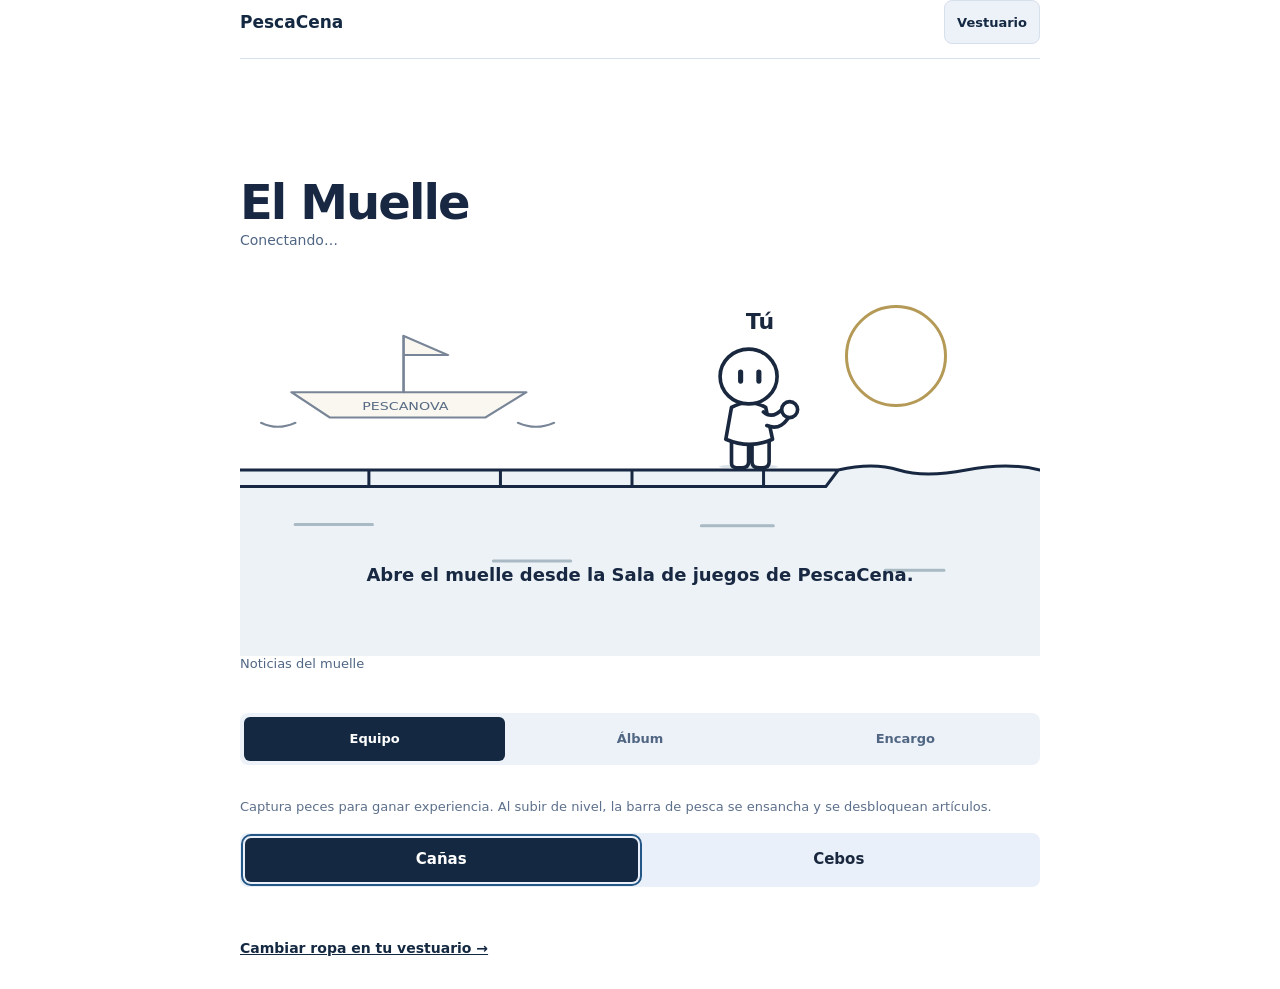
<file: muelle/index.html>
<!doctype html>
<html lang="es">
<head><script defer src="grupo-ui.js"></script>
<meta charset="utf-8"><meta name="viewport" content="width=device-width,initial-scale=1">
<title>El Muelle · PescaCena</title>
<link rel="stylesheet" href="muelle.css">
<script defer src="config.js"></script><script defer src="engine.js"></script><script defer src="fish-art.js"></script><script defer src="personaje.js"></script><script defer src="muelle.js"></script>
<link rel="stylesheet" href="grupo-ui.css"></head>
<body>
<main class="dock" id="dock" data-phase="idle"> <header class="hud grupo-header">
  <button id="exit" type="button" aria-label="Volver a PescaCena">← Juegos</button>
  
 <span>PescaCena</span><a href="vestuario.html?from=muelle">Vestuario</a></header><div class="play-scene">
 <img class="landscape" src="dock.svg" alt="" width="900" height="490">
 <div id="cast" tabindex="0" role="application" aria-label="Zona de pesca" aria-describedby="hint"></div>
<div id="player-stats" class="player-stats" aria-live="polite" hidden><span id="fishing-level"></span><span id="coin-balance"></span></div>
 <div class="location"><h1>El Muelle</h1><div class="subtitle">
  <span id="presence">Conectando…</span>
 </div></div>
 <div id="avatars" class="avatars"></div>
 <div class="angler" aria-hidden="true"><svg viewBox="0 0 100 120">
<g stroke="#19283e" stroke-width="3.2" stroke-linecap="round" stroke-linejoin="round">
  <ellipse cx="40" cy="117" rx="26" ry="2" fill="#b2c2ce" stroke="none" opacity=".45"/>
  <path class="outfit-back" d="" fill="none" hidden/>
  <path class="body-base" d="M25 88v26q0 5 9 4 6 0 6-5V99h3v14q0 6 9 5 6 0 6-5V88Z" fill="#fff"/>
  <path class="body-base" d="M25 65q15-8 30 0l6 28q-20 9-41 0Z" fill="#fff"/>
  <path class="vest" d="M24 64q16-7 32 0l9 33q-22 7-49 0Z" fill="#e6bd51" hidden/>
  <path class="seams" d="M40 64v33m-16-11h9v7h-11m26-7h10l2 7H48" fill="none" stroke-width="2" hidden/>
  <path class="body-base" d="M53 69q8 7 17-3l8 2q-8 19-22 13" fill="#fff"/>
  <path class="sleeve" d="M54 69q9 5 14-2l5 8q-10 13-17 6Z" fill="#fff" hidden/>
  <path class="boots" d="M25 106h15v8q0 5-8 4h-8Zm18 0h15v7q0 6-8 5h-7Z" fill="#35465f" hidden/>
  <g class="fishing-rod"></g>
  <circle class="body-base" cx="76" cy="67" r="7" fill="#fff"/>
  <ellipse class="body-base" cx="40" cy="38" rx="25" ry="24" fill="#fff"/>
  <path d="M33 34v8m16-8v8" stroke-width="4.5"/>
  <path class="scarf" d="" hidden/>
  <path class="hat" d="" fill="#fff" hidden/>
<g class="costume-details"></g>
<path class="hat-detail" d="" fill="none" stroke-width="2" hidden/>
</g>
</svg><span>Tú</span></div>
 <button id="open-feed" type="button" class="board"><span id="news-preview">Noticias del muelle</span></button>
 <svg id="line" class="line" aria-hidden="true" hidden><path fill="none" stroke="#62768c" stroke-width="1.2" opacity=".8"/></svg>
 <div id="float" class="float" hidden></div><div id="splash" class="splash" hidden></div>
 <div id="fight" class="fight" hidden aria-label="Zona de captura">
    <span class="fight-title">RECOGE EL SEDAL</span>
    <div class="channels"><div class="track" id="track"><div id="catch-bar"></div><span id="fish-marker" aria-hidden="true"></span></div>
    <progress id="progress" max="1" value="0" aria-label="Progreso de captura"></progress></div>
   </div>
 <div class="prompt">
  <meter id="power" min="0" max="1" value="0" aria-label="Fuerza del lance" hidden></meter>
  <p id="hint" role="status">Abriendo el muelle…</p>
  <p id="network" role="status" hidden></p>
  <button id="retry" type="button" class="chip" hidden>Reintentar guardado</button>
 </div>

 <dialog id="catch-panel" class="sheet catch-sheet" aria-labelledby="catch-title"><p id="catch-label"></p><div id="catch-art"></div><h2 id="catch-title"></h2><p id="catch-detail"></p><form method="dialog"><button>Volver al muelle</button></form></dialog>

 <dialog id="feed-panel" class="sheet" aria-labelledby="feed-title"><header><h2 id="feed-title">Noticias del muelle</h2><form method="dialog"><button aria-label="Cerrar noticias">×</button></form></header><ul id="feed"><li>Actualizando el tablón…</li></ul></dialog>


</div><nav class="dock-actions" aria-label="Opciones de El Muelle"><button id="open-shop" type="button"><svg viewBox="0 0 24 24" aria-hidden="true" fill="none" stroke="currentColor" stroke-width="1.6" stroke-linecap="round" stroke-linejoin="round"><path d="M4 9h16l-1 12H5Zm4 0V6a4 4 0 0 1 8 0v3"/></svg><span>Equipo</span></button><button id="open-album" type="button"><svg viewBox="0 0 24 24" aria-hidden="true" fill="none" stroke="currentColor" stroke-width="1.6" stroke-linecap="round" stroke-linejoin="round"><rect x="4" y="3" width="16" height="18" rx="2"/><path d="M8 3v18m4-12h4m-4 4h4"/></svg><span>Álbum <small id="album-count">—</small></span></button><button id="open-weekly" type="button"><svg viewBox="0 0 24 24" aria-hidden="true" fill="none" stroke="currentColor" stroke-width="1.6" stroke-linecap="round" stroke-linejoin="round"><path d="M5 21V3m0 1h13l-3 4 3 4H5"/></svg><span>Encargo <small id="weekly-count">0/5</small></span></button></nav><dialog id="shop-panel" class="sheet muelle-view" aria-labelledby="shop-title"><header><h2 id="shop-title">Equipo de pesca</h2><button type="button" aria-label="Volver a El Muelle desde tienda">← El Muelle</button></header><p id="shop-summary"></p><p class="shop-help">Captura peces para ganar experiencia. Al subir de nivel, la barra de pesca se ensancha y se desbloquean artículos.</p><p id="shop-note" role="status"></p><div class="shop-categories" role="group" aria-label="Secciones de la tienda"><button type="button" data-shop-category="rod" aria-pressed="true">Cañas</button><button type="button" data-shop-category="bait" aria-pressed="false">Cebos</button></div><div id="shop-items"></div><a class="vestuario-link" href="vestuario.html?from=muelle">Cambiar ropa en tu vestuario →</a></dialog> <dialog id="album-panel" class="sheet muelle-view" aria-labelledby="album-title"><header><h2 id="album-title">Álbum de especies</h2><button type="button" aria-label="Volver a El Muelle desde álbum">← El Muelle</button></header><p id="rotation-today" class="album-rotation"></p><div class="album-filtros" role="group" aria-label="Filtrar especies"><button type="button" data-album-filter="all" aria-pressed="true">Todas</button><button type="button" data-album-filter="caught" aria-pressed="false">Capturados</button><button type="button" data-album-filter="missing" aria-pressed="false">Por descubrir</button><button type="button" data-album-filter="today" aria-pressed="false">Disponibles hoy</button></div><p id="album-results" role="status"></p><div id="album"></div></dialog> <dialog id="weekly-panel" class="sheet muelle-view" aria-labelledby="weekly-title"><header><h2 id="weekly-title">Reto semanal</h2><button type="button" aria-label="Volver a El Muelle desde misiones">← El Muelle</button></header><section id="daily-preview" class="daily-preview" aria-label="Encargo de hoy" hidden><span><strong>Encargo de hoy</strong><span id="daily-preview-label"></span><small id="daily-preview-reward"></small></span><progress id="daily-preview-progress" max="1" value="0" aria-label="Progreso del encargo de hoy"></progress></section><section class="weekly-goal"><p class="weekly-eyebrow">UN OBJETIVO ENTRE TODOS</p><h3 id="weekly-heading">Abramos el banco especial</h3><p>Capturad estas 5 especies. Cada una que pesque cualquier compañero cuenta para todo el grupo.</p><div class="weekly-progress-label"><strong id="weekly-total">0 de 5</strong><span>especies conseguidas</span></div><progress id="weekly-progress" max="5" value="0" aria-label="Especies conseguidas entre todos"></progress><p id="weekly-status" role="status">Cargando…</p></section><p class="weekly-prize">Al completarlo: se abre una zona de pesca con especies especiales para todos.</p><p class="weekly-reset">Tenéis hasta el lunes, cuando empieza otro reto.</p><div class="week-prize"><div id="fishing-week-outfit"></div><div><h3 id="fishing-week-prize">Recuerdo de la tripulación</h3><p id="fishing-week-status"></p><button id="fishing-week-claim" type="button" disabled>Completa el encargo</button></div></div><ul id="weekly"></ul></dialog>
</main>
</body>
</html>
</file>
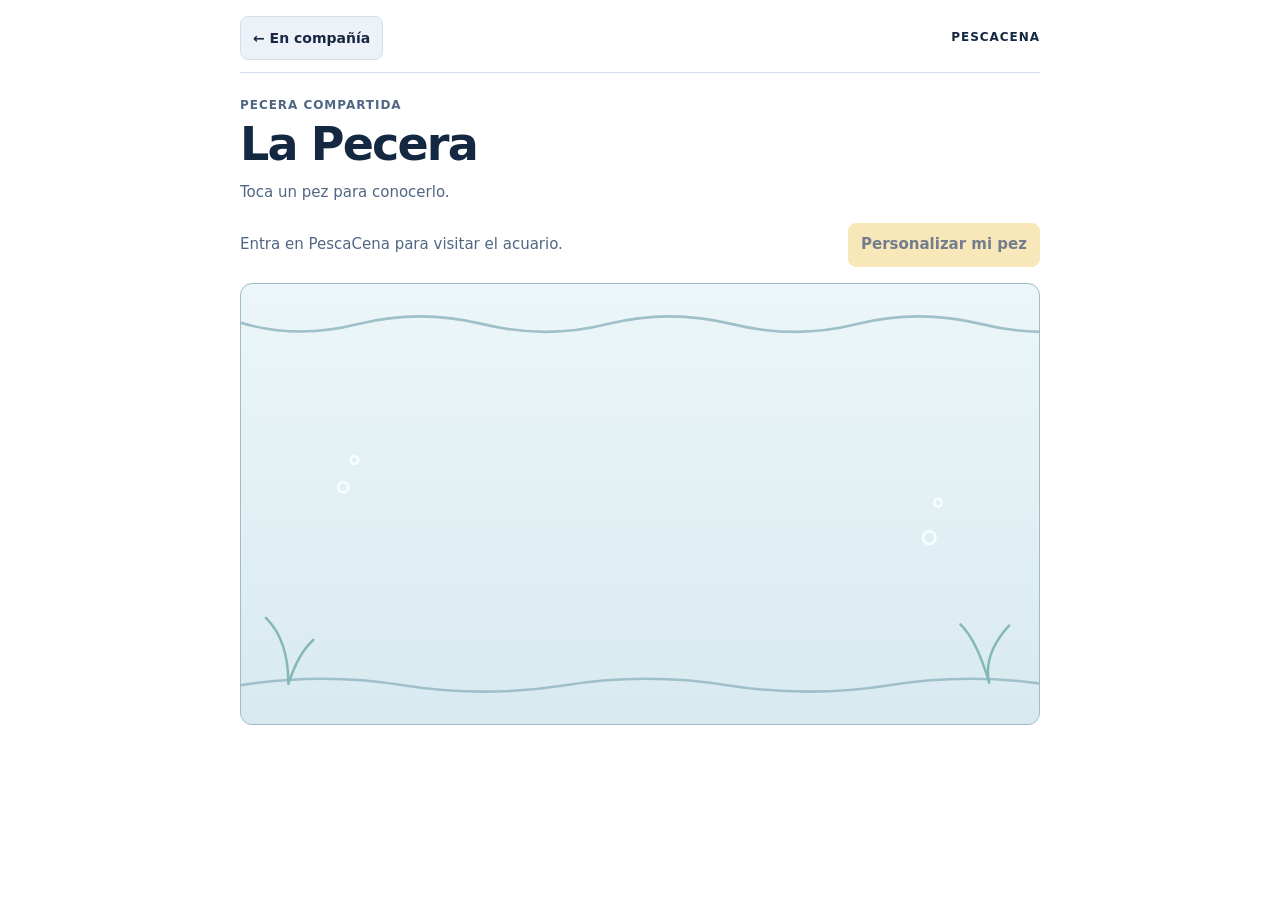
<file: muelle/acuario.html>
<!doctype html>
<html lang="es">
<head>
<meta charset="utf-8">
<meta name="viewport" content="width=device-width,initial-scale=1">
<title>Acuario · PescaCena</title>
<link rel="stylesheet" href="acuario.css">
<script defer src="config.js"></script><script defer src="engine.js"></script><script defer src="fish-art.js"></script><script defer src="acuario.js"></script>
</head>
<body>
<main>
<header><a id="volver-compania" href="../index.html">← En compañía</a><span>PESCACENA</span></header>
<section class="intro"><p class="eyebrow">PECERA COMPARTIDA</p><h1>La Pecera</h1><p id="explore-hint">Toca un pez para conocerlo.</p></section>
<div class="toolbar"><p id="status" role="status">Cargando el acuario…</p><button id="open-settings" disabled>Personalizar mi pez</button></div>
<div class="glass">
<svg class="habitat" viewBox="0 0 640 340" preserveAspectRatio="none" aria-hidden="true">
  <path d="M0 30Q45 43 94 31T194 31T294 31T394 31T494 31T594 31T694 31M0 310Q65 300 130 310T260 310T390 310T520 310T650 310" fill="none" stroke="#9fbfc9" stroke-width="2"/>
  <path d="M38 309q0-34-18-51m18 51q8-24 20-34m542 33q-5-22 16-44m-16 44q-10-33-23-45" fill="none" stroke="#85b7b7" stroke-width="2" stroke-linecap="round"/>
  <g fill="none" stroke="#f7feff" stroke-width="2"><circle cx="82" cy="157" r="4"/><circle cx="91" cy="136" r="3"/><circle cx="552" cy="196" r="5"/><circle cx="559" cy="169" r="3"/></g>
</svg>
<section id="tank" aria-label="Peces de la pecera"></section>
<button id="toggle-motion" type="button" aria-pressed="false" aria-label="Pausar el movimiento de los peces" title="Pausar movimiento" hidden><span aria-hidden="true">Ⅱ</span></button>
</div>
<nav class="pages" aria-label="Páginas del acuario" hidden><button id="prev">← Anterior</button><span id="page" aria-live="polite"></span><button id="next">Siguiente →</button></nav>
<dialog id="info" aria-labelledby="fish-title">
<form method="dialog"><button class="close" aria-label="Cerrar ficha">×</button></form>
<div id="portrait"></div><h2 id="fish-title"></h2><p id="owner"></p><dl id="details"></dl>
<button id="feed">Dar de comer</button><p id="feed-status" role="status"></p>
</dialog>
<dialog id="settings" aria-labelledby="settings-title">
<form method="dialog"><button class="close" aria-label="Cerrar ajustes">×</button></form>
<h2 id="settings-title">Personalizar mi pez</h2>
<p id="favorite-label"></p><p id="no-favorite" hidden>Elige «Mostrar en el Acuario» en el álbum de El Muelle. Aparecerá aquí directamente.</p>
<form id="aquarium-settings">
<div id="outfit-preview"></div>
<label for="hat">Gorro del pez</label><select id="hat"></select>
<label class="sharing"><input type="checkbox" id="visible"> Compartir en el acuario</label>
<p class="note">Al compartir se muestran tu apodo, nivel, número de especies y récord de tamaño de este pez.</p>
<button id="save" type="submit">Guardar</button><p id="settings-status" role="status"></p>
</form>
</dialog>
</main>
<script>document.getElementById('volver-compania').addEventListener('click',event=>{if(window!==parent){event.preventDefault();window.frameElement?.closest('dialog')?.close();}});</script></body>
</html>
</file>
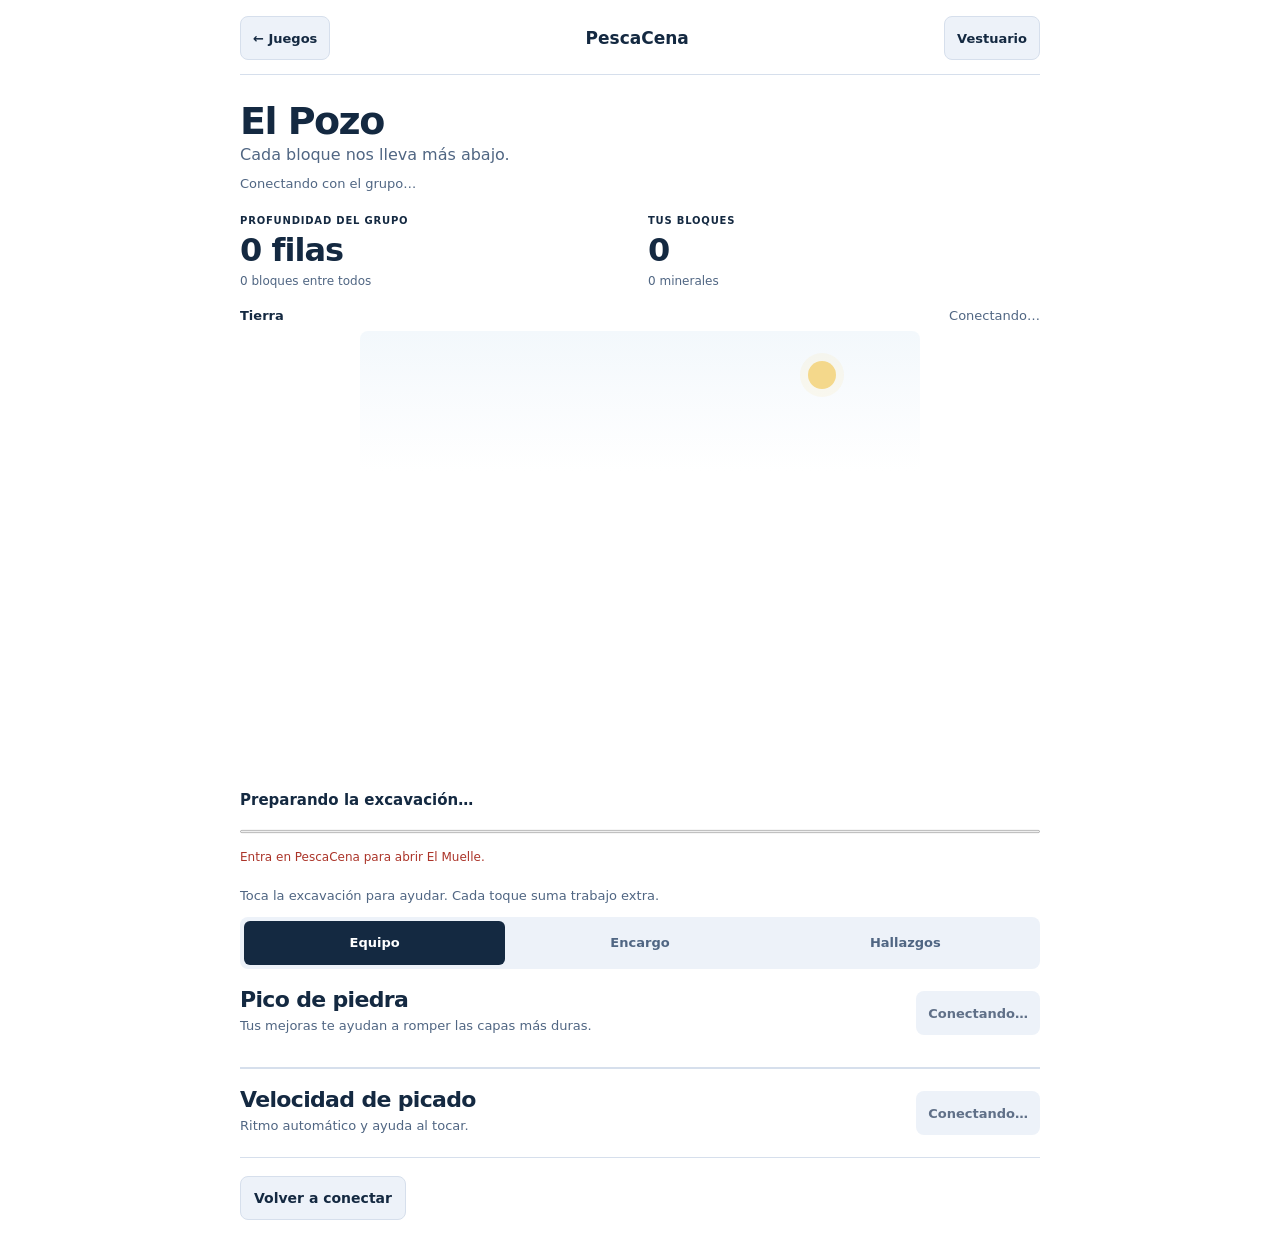
<file: muelle/pozo.html>
<!doctype html><html lang="es"><head><script defer src="grupo-ui.js"></script><meta charset="utf-8"><meta name="viewport" content="width=device-width,initial-scale=1"><title>El Pozo · PescaCena</title><link rel="stylesheet" href="pozo.css"><script defer src="config.js"></script><script defer src="engine.js"></script><script defer src="personaje.js"></script><script defer src="pozo-model.js"></script><script defer src="minerales-arte.js"></script><script defer src="pozo-visual.js"></script><script defer src="pozo-checkpoints.js"></script><script defer src="pozo.js"></script><link rel="stylesheet" href="grupo-ui.css"></head><body><main>
<header class="grupo-header"><button id="volver">← Juegos</button><span>PescaCena</span><a href="vestuario.html?from=pozo" aria-label="Cambiar ropa">Vestuario</a></header>
<h1>El Pozo</h1><p class="intro">Cada bloque nos lleva más abajo.</p><p id="personas" class="presence" aria-live="polite">Conectando con el grupo…</p>
<section class="stats" aria-label="Progreso de la excavación"><div><span>PROFUNDIDAD DEL GRUPO</span><strong id="depth">0 filas</strong><small id="total">0 bloques entre todos</small></div><div><span>TUS BLOQUES</span><strong id="mine">0</strong><small id="ore">0 minerales</small></div></section>
<div class="layer"><strong id="layer">Tierra</strong><span id="strength">Conectando…</span></div>
<section id="scene" class="mine-scene" role="button" tabindex="0" aria-label="Ayudar a picar" aria-describedby="tap-help"><div id="sky"><span class="sun" aria-hidden="true"></span></div><div id="tiles" aria-hidden="true"></div><div id="peers" aria-hidden="true"></div><div id="miner" aria-hidden="true"><span>Tú</span><div id="avatar"></div></div><div id="particles" aria-hidden="true"></div><span id="descent" role="status" aria-live="polite"></span></section>
<p id="action" class="action">Preparando la excavación…</p><progress id="block-progress" max="1" value="0" aria-label="Progreso del bloque actual"></progress><p id="save" role="status" class="save" hidden></p>
<p id="tap-help" class="tap-help">Toca la excavación para ayudar. Cada toque suma trabajo extra.</p><p id="find-note" role="status" class="find-note"></p>
<nav id="pozo-menu" aria-label="Opciones de El Pozo"><button id="pozo-equipo-tab" type="button">Equipo</button><button id="pozo-week-tab" type="button">Encargo</button><button id="pozo-finds-tab" type="button">Hallazgos</button></nav><section id="pozo-equipo"><section class="upgrade"><div><h2 id="pick">Pico de piedra</h2><p id="pick-info">Tus mejoras te ayudan a romper las capas más duras.</p></div><button id="upgrade" disabled>Conectando…</button><p id="upgrade-note" role="status"></p></section>
<section class="upgrade"><div><h2>Velocidad de picado</h2><p id="speed-info">Ritmo automático y ayuda al tocar.</p></div><button id="speed" disabled>Conectando…</button></section>
</section><section id="pozo-encargo" hidden><section class="mine-weekly"><p class="eyebrow">ENCARGO SEMANAL · ENTRE TODOS</p><h2>Una brigada, 1.500 bloques</h2><div class="week-prize"><div id="week-outfit"></div><div><h3 id="week-name">Prenda conmemorativa</h3><p id="week-period"></p><p>Una prenda para recordar lo que hicisteis juntos.</p></div></div><progress id="week-progress" max="1500" value="0" aria-label="Progreso del encargo semanal"></progress><p id="week-status"></p><button id="week-claim" disabled>Completa el encargo con el grupo</button></section>
</section><section id="pozo-hallazgos" hidden><section class="mine-discoveries"><h2>Hallazgos del pozo</h2><p class="section-help">Los fósiles se venden por minerales para mejorar tu equipo. Los cofres dan puntos generales de PescaCena.</p><div id="fossils"></div><button id="sell" disabled>Vender fósiles</button><div class="chest-row"><svg viewBox="0 0 64 56" aria-hidden="true"><path d="M7 25Q7 7 22 7h20q15 0 15 18v24H7Z" fill="#c79458" stroke="#263f53" stroke-width="2"/><path d="M7 27h50M17 9v39m30-39v39" stroke="#f1d18a" stroke-width="5"/><path d="M27 22h10v14H27Z" fill="#f4d88b" stroke="#263f53" stroke-width="2"/><path d="M32 27v5" stroke="#263f53" stroke-width="2"/></svg><div><h3>Cofres encontrados</h3><p id="chest-status"></p></div><button id="chest" disabled>Abrir cofre</button></div><p id="reward-note" role="status"></p></section>
</section><button id="retry" hidden>Volver a conectar</button>
</main><script>addEventListener('DOMContentLoaded',()=>GrupoUI.mount(document.getElementById('pozo-menu'),[['pozo-equipo-tab','pozo-equipo'],['pozo-week-tab','pozo-encargo'],['pozo-finds-tab','pozo-hallazgos']].map(([button,panel])=>({button:document.getElementById(button),panel:document.getElementById(panel)}))));</script></body></html>
</file>
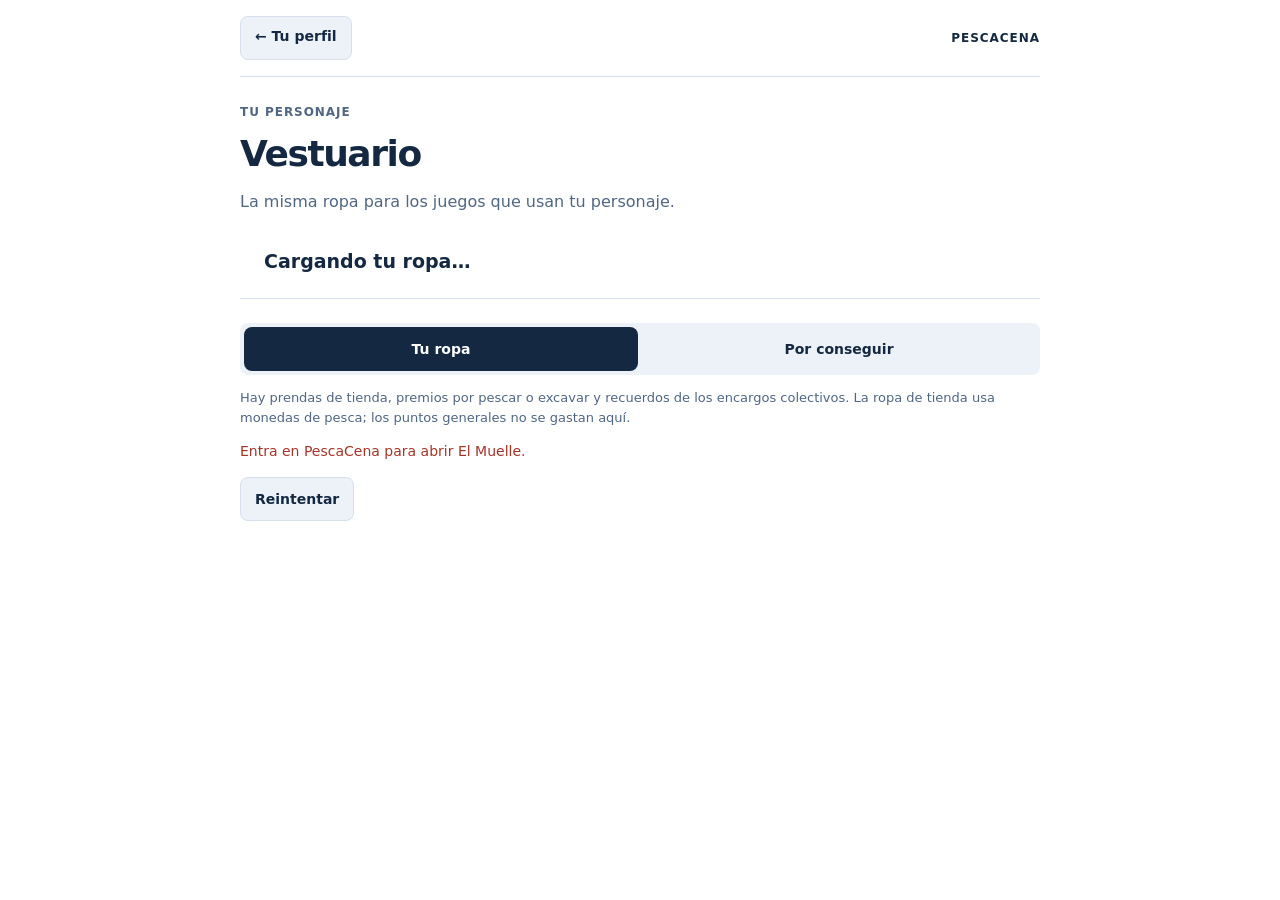
<file: muelle/vestuario.html>
<!doctype html><html lang="es"><head><meta charset="utf-8"><meta name="viewport" content="width=device-width,initial-scale=1"><title>Tu vestuario · PescaCena</title><link rel="stylesheet" href="vestuario.css"><script defer src="config.js"></script><script defer src="engine.js"></script><script defer src="personaje.js"></script><script defer src="vestuario.js"></script></head><body><main>
<header><a id="volver" href="../index.html">← Tu perfil</a><span>PESCACENA</span></header>
<p class="eyebrow">TU PERSONAJE</p><h1>Vestuario</h1><p>La misma ropa para los juegos que usan tu personaje.</p>
<section class="personaje-resumen" aria-label="Tu personaje actual"><div id="personaje"></div><div><h2 id="ropa-actual">Cargando tu ropa…</h2><p id="saldo"></p><p id="nivel"></p></div></section>
<div class="filtros" role="group" aria-label="Filtrar ropa"><button type="button" data-filter="owned" aria-pressed="true">Tu ropa</button><button type="button" data-filter="shop" aria-pressed="false">Por conseguir</button></div>
<p class="ayuda">Hay prendas de tienda, premios por pescar o excavar y recuerdos de los encargos colectivos. La ropa de tienda usa monedas de pesca; los puntos generales no se gastan aquí.</p><p id="estado" role="status" aria-live="polite">Cargando vestuario…</p><button id="reintentar" hidden>Reintentar</button><div id="prendas"></div></main></body></html>
</file>
<file: muelle/muelle.css>
:root{color-scheme:dark;--paper:#fff0d4;--muted:#c1d3d5;--panel:#142736;--line:#466475;--mint:#a3e1c9;--sun:#ffcf89}
*{box-sizing:border-box}html,body{margin:0;width:100%;height:100%;overflow:hidden;background:#18394c;color:var(--paper);font:15px/1.35 system-ui,sans-serif}button,select{font:inherit;color:inherit;cursor:pointer}button:focus-visible,select:focus-visible,#cast:focus-visible{outline:2px solid var(--sun);outline-offset:-3px}[hidden]{display:none!important}.visually-hidden{position:absolute;width:1px;height:1px;overflow:hidden;clip-path:inset(50%);white-space:nowrap}
.dock{position:relative;width:100%;height:100%;isolation:isolate;overflow:hidden}.landscape,.line,#cast{position:absolute;inset:0;width:100%;height:100%}.landscape{image-rendering:pixelated;pointer-events:none}.line{z-index:2;pointer-events:none}#cast{z-index:4;touch-action:none;user-select:none;-webkit-tap-highlight-color:transparent;cursor:crosshair}
.hud,.tools,.prompt,.album-link,.board{position:absolute;z-index:5}.hud{top:max(9px,env(safe-area-inset-top));left:max(10px,env(safe-area-inset-left));right:max(10px,env(safe-area-inset-right));display:flex;gap:9px;align-items:center;pointer-events:none}.hud button{pointer-events:auto}.location{flex:1;text-shadow:0 2px 4px #111b2a}.location h1{font:700 clamp(20px,4vw,30px)/1 Georgia,serif;margin:0}.location span{font-size:11px;color:#fae5c6}.chip,.tools select{min-height:44px;border-radius:9px;background:#142738f5;border:1px solid #7c8790;padding:7px 10px;font-weight:700;font-size:13px;box-shadow:0 2px 5px #11203272}.chip span{color:var(--sun);margin-inline-start:3px}.hud .chip{min-width:44px;font-size:24px;padding:0}.hud .chip span{margin:0}.hud .chip[aria-pressed=true]{color:var(--sun);border-color:var(--sun)}.tools{top:calc(max(9px,env(safe-area-inset-top)) + 53px);left:max(10px,env(safe-area-inset-left));right:max(10px,env(safe-area-inset-right));display:flex;justify-content:space-between;gap:5px;pointer-events:none}.tools>*{pointer-events:auto}.tools select:disabled{opacity:.65}
.angler,.peer{position:absolute;top:55%;transform:translateX(-50%);text-align:center;display:grid;justify-items:center;line-height:1;pointer-events:none}.angler{left:44%;top:67%;transform:translate(-50%,-83%);z-index:1}.angler svg,.peer svg{width:clamp(30px,6vw,59px);height:auto;transform-origin:50% 82%}.angler span,.peer span{font-size:10px;background:#14283c;color:#fff3da;padding:3px;border-radius:3px;max-width:62px;overflow:hidden;text-overflow:ellipsis;white-space:nowrap}.peer{left:var(--x);top:var(--y);transform:translate(-50%,-83%)}.dock[data-phase=charging] .angler svg{transform:rotate(-17deg)}.dock[data-phase=launching] .angler svg{animation:throw .48s ease-out both}@keyframes throw{0%{transform:rotate(-17deg)}35%{transform:rotate(26deg)}100%{transform:rotate(0)}}.board{left:4%;top:calc(67% - 64px);min-height:44px;min-width:66px;color:#38262a;background:#e5ad71;border:2px solid #573d3d;border-radius:5px;font:800 12px system-ui;box-shadow:0 4px #573d3d;padding:4px 7px}.board::after{content:"";position:absolute;top:100%;left:22%;width:56%;height:19px;border-inline:4px solid #573d3d;pointer-events:none}.board span{display:block;color:#785244;font-size:10px}.album-link{right:max(10px,env(safe-area-inset-right));bottom:max(10px,env(safe-area-inset-bottom))}
.float,.splash{position:absolute;pointer-events:none;z-index:3;transform:translate(-50%,-50%)}.float{width:9px;height:11px;border-top:5px solid #fff0cc;background:#ed796e;border-radius:45%;box-shadow:0 0 0 2px #18263788}.float.bite{box-shadow:0 0 0 10px #ffda8188;animation:nibble .15s infinite alternate}@keyframes nibble{to{margin-top:6px}}.splash{width:13px;height:8px;border:2px solid #c7f9ef;border-radius:50%;animation:ripple .65s ease-out both}@keyframes ripple{from{transform:translate(-50%,-50%) scale(.8);opacity:1}to{transform:translate(-50%,-50%) scale(4.5);opacity:0}}
.fight{pointer-events:none;position:absolute;z-index:3;right:7%;top:25%;bottom:24%;width:clamp(72px,21%,125px);padding:8px;background:#132537f0;border:2px solid #e7bf81;border-radius:10px;display:flex;flex-direction:column;gap:6px}.fight-title{font:700 10px/1.15 monospace;text-align:center;color:var(--sun)}.channels{display:flex;gap:6px;flex:1;min-height:0}.track{flex:1;position:relative;background:repeating-linear-gradient(#244454 0 11%,#315565 11% 12%);border:1px solid #6f8d91;border-radius:5px;overflow:hidden}.channels progress{writing-mode:vertical-lr;direction:rtl;width:11px;height:100%;accent-color:var(--sun)}#catch-bar{position:absolute;left:0;right:0;background:#8fe3b99c;border:2px solid #c0f1bd;border-radius:5px}#fish-marker{position:absolute;left:19%;width:62%;height:13px;transform:translateY(-50%);background:#ffe29d;clip-path:polygon(0 50%,22% 5%,65% 5%,80% 35%,100% 5%,100% 95%,80% 65%,65% 95%,22% 95%)}
.prompt{pointer-events:none;bottom:calc(max(10px,env(safe-area-inset-bottom)) + 58px);left:50%;transform:translateX(-50%);width:max-content;max-width:calc(100% - 24px);text-align:center;display:grid;justify-items:center;gap:5px}.prompt p{margin:0;background:#12283aeb;border:1px solid #64808d;border-radius:7px;padding:6px 9px;font-size:13px;font-weight:650}.prompt #network{font-size:12px;color:var(--sun)}.prompt button{pointer-events:auto}.prompt meter{width:min(180px,56vw);height:18px}.dock[data-phase=bite] #hint{background:var(--sun);color:#302021;border-color:#fff0b2;font-size:16px}
.sheet{color:var(--paper);background:var(--panel);border:1px solid var(--line);border-radius:14px;width:min(calc(100% - 20px),590px);max-height:77%;padding:13px;overscroll-behavior:contain}.sheet::backdrop{background:#08131db3}.sheet header{display:flex;align-items:center;justify-content:space-between;gap:8px}.sheet h2{font:700 24px Georgia,serif;margin:0}.sheet header button{font-size:23px;width:44px;height:44px;background:#294052;border:1px solid var(--line);border-radius:8px}.sheet ul{list-style:none;padding:0;margin:5px 0}.sheet li{padding:7px 0;border-bottom:1px solid var(--line);overflow-wrap:anywhere}.done{color:var(--mint)}#album{display:grid;grid-template-columns:repeat(auto-fit,minmax(133px,1fr));gap:7px;margin-top:10px}.entry{padding:8px;background:#102130;border:1px solid #354f5b;border-radius:7px;display:grid;gap:3px}.entry svg{width:60px;height:35px}.entry small{color:var(--muted);font-size:12px}.entry .rarity{color:var(--sun);font-size:11px;text-transform:uppercase}.entry button{min-height:44px;background:#294052;border:1px solid var(--line);border-radius:6px}.entry button[aria-pressed=true]{color:var(--sun)}
@media(max-width:550px) and (orientation:portrait){.landscape{width:150%;left:-14%}}
@media(prefers-reduced-motion:reduce){.angler svg,.float,.splash{animation:none!important}.splash{opacity:0}}
/* PescaCena's white panels, navy type and gold accents. */
:root{--paper:#19283e;--panel:#fff;--line:#d6dfec;--sun:#f0d68b}
.chip,.tools select{background:#edf2f9;color:#19283e;border-color:#d6dfec}
.chip span{color:#5b4514}.location{color:#fff5db}.hud .chip[aria-pressed=true],.album-link,.shop-link{background:#f0d68b;color:#19283e}
.shop-link{position:absolute;z-index:5;left:max(10px,env(safe-area-inset-left));bottom:max(10px,env(safe-area-inset-bottom))}
.sheet{color-scheme:light}.sheet h2{font:800 22px system-ui,sans-serif}.sheet header button,.entry button{background:#e8eef7;color:#19283e}.sheet .done{color:#356044}.entry{background:#f1f5fa;border-color:#d6dfec}.entry small{color:#435572}.entry .rarity,.entry button[aria-pressed=true]{color:#694d12}
.angler,.peer{transform:translate(-50%,-86%)}.angler{top:71%}.angler svg,.peer svg{display:block}.angler span,.peer span{position:absolute;top:100%;left:50%;transform:translateX(-50%)}
#shop-items{display:grid;gap:8px;margin-top:10px}.gear-item{display:grid;gap:4px;padding:9px;background:#eef3fa;border:1px solid #d6dfec;border-radius:8px}.gear-item small{color:#435572}.gear-buttons{display:flex;gap:6px;flex-wrap:wrap}.gear-buttons button,.sheet select{min-height:44px;border:1px solid #d6dfec;background:#f0d68b;border-radius:7px;padding:6px 10px;color:#19283e;font-weight:700}.gear-buttons button:disabled{opacity:.48}.sheet select{background:#fff}.sheet label{display:block;margin-top:8px}#shop-note:empty{display:none}
.prompt p{color:#fff0d4}.prompt #network{color:#f0d68b}
/* The scene uses the same neutral palette and typography as the games lobby. */
html,body{background:#e3e9ef;color:#182842;color-scheme:light}
body{padding:clamp(5px,1.25vw,14px)}
.dock{max-width:920px;margin:auto;background:#f9f7f0;border:1px solid #c9d5e2;border-radius:clamp(20px,4vw,43px)}
.landscape{left:0;width:100%;top:18%;height:75%;image-rendering:auto}
.hud{top:3%;left:5.2%;right:5.2%;justify-content:space-between;color:#182842;gap:0;font-size:clamp(13px,2.5vw,25px)}
.hud button,.dock-nav button,.board{min-height:44px;padding:0;border:0;background:none;color:inherit;box-shadow:none;border-radius:6px;text-align:left}
.hud button{font-weight:750}.hud strong{letter-spacing:.08em}
.location{position:absolute;z-index:5;top:13.5%;left:5.2%;right:5.2%;color:#182842;text-shadow:none;pointer-events:none}
.location h1{font:850 clamp(40px,9.7vw,91px)/1 system-ui,sans-serif;letter-spacing:-.065em}
.subtitle{margin-top:.36em;display:flex;align-items:center;gap:.32em;font-size:clamp(13px,2.8vw,26px);color:#506683}
.location .subtitle span{font-size:inherit;color:inherit}.subtitle select{pointer-events:auto;min-height:44px;max-width:46%;appearance:none;background:transparent;border:0;color:inherit;padding:0;cursor:pointer}.subtitle select:disabled{opacity:1}
.angler,.peer{top:63%;left:65%;transform:translate(-50%,-100%)}
.peer{left:var(--x);top:63%}.angler svg,.peer svg{width:clamp(38px,9vw,79px)}
.angler span,.peer span{top:auto;bottom:100%;background:none;color:#4b6381;max-width:90px;padding:0;font-size:clamp(9px,2.45vw,22px)}
.angler span{color:#19283e;font-weight:800}
.board{top:auto;bottom:8%;left:5.2%;right:5.2%;min-width:0;color:#506683;font:500 clamp(12px,2.8vw,25px) system-ui,sans-serif;overflow:hidden;white-space:nowrap;text-overflow:ellipsis}.board span{display:inline;color:inherit;font:inherit}.board::after{content:none}
.dock-nav{position:absolute;z-index:5;bottom:0;left:0;right:0;height:7%;min-height:46px;border-top:1px solid #ced9e5;background:#f9f7f0;display:flex;align-items:center;justify-content:space-between;gap:4px;padding:0 5.2%}
.dock-nav button{font-size:clamp(11px,2.6vw,24px);color:#506683;white-space:nowrap}.dock-nav button:last-child{font-weight:750}.dock-nav button:disabled,.board:disabled{opacity:.58}
.prompt{top:78%;bottom:auto;max-width:91%;color:#182842}.prompt p{padding:0;background:none;border:0;color:#182842;font-size:clamp(13px,3.2vw,29px);font-weight:800}.prompt #network{color:#694d12}.dock[data-phase=bite] .prompt{top:68%}.dock[data-phase=bite] #hint{padding:5px 9px}.dock[data-phase=fight] .prompt{top:73%}
.fight{top:32%;bottom:30%;right:6%;background:#f9f7f0;border-color:#bdcbd9}.fight-title{color:#182842}.track{background:#e5edf3}.channels progress{accent-color:#aa8638}#catch-bar{background:#aed4b9;border-color:#568765}#fish-marker{background:#9b752c}
.catch-sheet{text-align:center;padding:22px;width:min(88%,420px)}.catch-sheet::backdrop{background:#1b31486b}.catch-sheet p{color:#506683}.catch-sheet h2{font-size:clamp(24px,6vw,38px)}#catch-label{font-weight:750;letter-spacing:.07em;text-transform:uppercase}#catch-art svg{width:min(80%,200px);height:auto;margin:5px auto}.catch-sheet button,#sound{min-height:44px;padding:8px 14px;background:#f0d68b;border:1px solid #dbc583;border-radius:8px;color:#182842;font-weight:750}#sound{margin-top:12px}#sound[aria-pressed=true]{outline:2px solid #637c9b}.swatch{width:24px;height:12px;border-radius:3px;border:1px solid #718096}
@media(max-height:490px){.location{top:10%}.location h1{font-size:34px}.hud button,.subtitle select{min-height:32px}.prompt{top:73%}.board{bottom:46px}.dock-nav{min-height:42px}.dock-nav button{min-height:40px}}
.dock::after{content:"";position:absolute;left:82%;top:36%;width:12%;aspect-ratio:1;border:clamp(1px,.28vw,3px) solid #b49a56;border-radius:50%;transform:translate(-50%,-50%);pointer-events:none;z-index:1}
.hud strong{margin-inline-start:auto}.subtitle select{field-sizing:content;width:var(--zone-width,6ch)}
.shop-categories{display:flex;gap:5px;margin:12px 0}.shop-categories button{flex:1;min-height:44px;padding:4px 6px;border:1px solid #d6dfec;border-radius:7px;background:#edf2f9;color:#19283e;font-weight:750}.shop-categories button[aria-pressed=true]{background:#19283e;color:#fff}
.find-icon{display:block;color:#55748e;font:700 64px/1.2 system-ui,sans-serif}

.player-stats{margin-inline-start:auto;display:flex;flex-wrap:wrap;justify-content:flex-end;gap:4px 6px;font-size:clamp(11px,2.5vw,16px);font-weight:750}
.player-stats span{padding:4px 7px;border:1px solid #d5dfe9;border-radius:7px;background:#f1f5f9;white-space:nowrap}
.player-stats #coin-balance{background:#fbf1d4;border-color:#e7d4a2}
.dock-nav{gap:6px;padding-inline:clamp(6px,3%,24px)}
.dock-nav button,.dock-nav button:last-child{flex:1;min-width:0;text-align:center;font-size:clamp(11px,2.6vw,19px);font-weight:700;color:#182842;min-height:44px;border:1px solid #d5dfe9;background:#edf2f7;border-radius:7px}
.dock-nav button:hover:not(:disabled){background:#e0e9f3}
.shop-help{color:#506683;font-size:.88rem}
@media(max-width:350px){.player-stats{gap:3px}.player-stats span{padding-inline:4px}.hud button{font-size:12px}}

.angler .fishing-rod{transform-box:view-box;transform-origin:55px 45px}
.dock[data-phase=waiting] .angler .fishing-rod{animation:rod-sway 1.8s ease-in-out infinite}
.dock[data-phase=bite] .angler .fishing-rod{animation:rod-tug .32s ease-in-out infinite}
.dock[data-phase=fight] .angler .fishing-rod{transform:rotate(8deg)}
.float.bite{animation:none}
.float.bite::after{content:"";position:absolute;inset:-4px;border:2px solid #a57d27;border-radius:50%;animation:bite-ripple .5s ease-out infinite}
@keyframes rod-sway{0%,100%{transform:rotate(-3deg)}50%{transform:rotate(4deg)}}
@keyframes rod-tug{0%,100%{transform:rotate(-3deg)}38%{transform:rotate(20deg)}}
@keyframes bite-ripple{from{transform:scale(.8);opacity:.85}to{transform:scale(2);opacity:0}}
@media(prefers-reduced-motion:reduce){.dock .angler .fishing-rod,.float.bite::after{animation:none!important}}
.entry img{width:60px;height:42px;object-fit:contain}#catch-art img{width:min(78%,220px);height:auto;margin:5px auto}
.daily-task,.album-rotation{padding:10px 12px;border-radius:9px;background:#edf3f8;color:#334f69}.daily-task h3{margin:0}.daily-task p{margin:6px 0}.daily-task progress{width:100%;accent-color:#287776}.entry .today-fish{color:#226664;font-weight:750}.album-rotation{font-size:.9rem}
.dock-nav a{display:grid;place-items:center;flex:1;min-width:0;min-height:44px;font-size:clamp(11px,2.6vw,19px);font-weight:700;color:#182842;text-decoration:none;border:1px solid #d5dfe9;background:#edf2f7;border-radius:7px}.dock-nav a:hover{background:#e0e9f3}.dock-nav a[aria-disabled=true]{opacity:.58}.dock-nav button,.dock-nav button:last-child{font-size:clamp(10px,2.5vw,18px)}

.angler svg,.peer svg{width:clamp(60px,18vw,114px);height:auto}
.angler .fishing-rod{transform-origin:78px 67px}
.clothes-preview{width:66px;height:80px;display:block;margin:auto;overflow:visible}
.angler svg [hidden],.peer svg [hidden],.clothes-preview [hidden]{display:none}

.outfit-card{grid-template-columns:100px minmax(0,1fr);align-items:start;column-gap:12px;padding:14px 10px}.outfit-card .clothes-preview{grid-column:1;grid-row:1 / span 5;width:100px;height:120px;align-self:center}.outfit-card>strong,.outfit-card>small,.outfit-card>.gear-buttons{grid-column:2}.outfit-card .gear-buttons{margin-top:4px}

/* Navigation follows PescaCena's white bar and pale-blue selected item. */
.dock-nav{height:74px;min-height:64px;padding:5px max(6px,env(safe-area-inset-right)) max(5px,env(safe-area-inset-bottom));gap:4px;background:#fff;border-top:1px solid #d6dfec}
.dock-nav button,.dock-nav button:last-child,.dock-nav a{display:flex;flex-direction:column;justify-content:center;align-items:center;gap:5px;height:100%;min-height:52px;border:0;border-radius:7px;background:transparent;color:#506683;font-size:12px;font-weight:500;line-height:1.1}
.dock-nav svg{width:21px;height:21px;flex:none}.dock-nav small{font:inherit;color:#73839a;font-size:10px;margin-left:2px}
.dock-nav button:hover:not(:disabled),.dock-nav a:hover{background:#eaf0f9}
.dock:has(#album-panel[open]) #open-album,.dock:has(#weekly-panel[open]) #open-weekly,.dock:has(#shop-panel[open]) #open-shop{background:#eaf0f9;color:#19283e}
.board{bottom:92px}.sheet{background:#fff;border:1px solid #d6dfec;border-radius:12px;padding:18px;max-height:85dvh;width:min(calc(100% - 24px),590px)}
.sheet::backdrop{background:#18283e66}.sheet header{position:sticky;top:-18px;margin:-18px -18px 16px;padding:16px 18px 12px;background:#fff;z-index:3;border-bottom:1px solid #e1e7f0}
.sheet h2{font-size:23px;letter-spacing:-.04em}.sheet header button{background:#f0f4fa;border:1px solid #e1e7f0;border-radius:7px;color:#19283e}
.shop-categories{background:#eaf0f9;padding:5px;gap:5px;border-radius:8px}.shop-categories button{border:0;background:transparent;border-radius:6px}.shop-categories button[aria-pressed=true]{background:#19283e;color:#fff}
.gear-item{border:0;border-bottom:1px solid #d6dfec;border-radius:0;background:#fff;padding:16px 0;gap:7px}.gear-item strong{font-size:17px}.gear-item small{font-size:13px;color:#5d708b}
.gear-buttons button{border:0;background:#edda94;border-radius:7px;min-height:44px;padding:8px 16px}.outfit-card{background:#f0f4fa;border:0;border-radius:8px;padding:15px 10px}.shop-help{font-size:13px;color:#5d708b;line-height:1.5}
#shop-summary{font-size:14px;color:#506683}.entry{border:0;background:#eaf0f9;border-radius:8px;padding:12px}.entry button{border:0;background:#fff}.sheet button:focus-visible,.dock-nav a:focus-visible{outline:2px solid #3869a3;outline-offset:2px}
@media(max-width:360px){.dock-nav button,.dock-nav button:last-child,.dock-nav a{font-size:11px}.dock-nav small{display:block;margin:3px 0 0}.outfit-card{grid-template-columns:80px minmax(0,1fr)}.outfit-card .clothes-preview{width:80px;height:96px}}
@media(max-height:490px){.dock-nav{height:58px;min-height:58px}.dock-nav button,.dock-nav a{min-height:44px;gap:2px}.dock-nav svg{width:17px;height:17px}.board{bottom:65px}}

.product-card{grid-template-columns:100px minmax(0,1fr);column-gap:12px;align-items:start;background:#f0f4fa;border:0;border-radius:8px;padding:15px 10px;gap:7px 12px}.product-card>.item-preview{width:100px;height:120px;grid-column:1;grid-row:1 / span 6;align-self:center}.product-card>strong,.product-card>small,.product-card>.gear-buttons,.product-card>.item-benefits{grid-column:2}.item-benefits{display:flex;gap:5px;flex-wrap:wrap;margin:3px 0}.item-benefits span{background:#fff;color:#365b7d;border-radius:5px;padding:4px 6px;font-size:11px;font-weight:650}.product-card .compatibility-note{color:#865d27;font-size:12px;line-height:1.4}.product-card .gear-buttons button{font-size:12px;padding:8px 10px}.product-card strong{font-size:17px;line-height:1.2}.product-card small{font-size:12px;line-height:1.4}
@media(max-width:360px){.product-card{grid-template-columns:75px minmax(0,1fr);column-gap:8px}.product-card>.item-preview{width:75px;height:100px}}

/* One expandable section, matching the other PescaCena games. */
.dock-drawer{position:absolute;z-index:6;bottom:0;left:0;right:0;background:#fff;border-top:1px solid #d6dfec;height:54px;color:#19283e}
.dock-drawer>summary{height:53px;display:list-item;list-style-position:inside;padding:16px 18px;font-weight:750;cursor:pointer;font-size:14px;user-select:none}.dock-drawer>summary:focus-visible{outline:2px solid #3869a3;outline-offset:-3px}
.dock-drawer[open]{height:min(67%,650px)}.drawer-body{height:calc(100% - 53px);display:flex;flex-direction:column;min-height:0}.dock-drawer:not([open])>.drawer-body{display:none}
.dock-drawer .dock-nav{position:static;flex:none;height:62px;min-height:62px;margin:0 12px 8px;border:0;background:#edf2fa;border-radius:8px;padding:5px;gap:3px}.dock-drawer .dock-nav button,.dock-drawer .dock-nav button:last-child,.dock-drawer .dock-nav a{min-height:48px;font-size:11px;gap:3px}.dock-drawer .dock-nav svg{width:18px;height:18px}
.dock-drawer .dock-nav button[aria-pressed=true]{background:#19283e;color:#fff}.dock-drawer .dock-nav button[aria-pressed=true] small{color:#d5dfef}
.drawer-panels{flex:1;min-height:0;overflow-y:auto;overscroll-behavior:contain;padding:0 16px 18px}.drawer-panel.sheet{position:static;margin:0;width:100%;max-height:none;padding:0;border:0;border-radius:0;overflow:visible}.drawer-panel.sheet header{position:static;margin:0 0 14px;padding:10px 0;border:0;background:#fff}.drawer-panel.sheet h2{font-size:20px}.drawer-panel.sheet header button{width:36px;height:36px;font-size:20px}
.drawer-panel #shop-summary{margin-top:0}.drawer-panel .shop-help{margin:8px 0}.drawer-panel .shop-categories{margin:10px 0}.board{bottom:71px}
.dock:has(.dock-drawer[open]) #cast{pointer-events:none}.angler .fishing-rod{transform-origin:76px 67px}
@media(max-height:490px){.dock-drawer[open]{height:80%}.dock-drawer .dock-nav{height:52px;min-height:52px}.dock-drawer .dock-nav svg{display:none}.dock-drawer .dock-nav button,.dock-drawer .dock-nav a{min-height:40px}}

/* Expand below the scene, in the page flow like El H4CK3R. */
html{height:100%;overflow-y:auto}body{height:auto;min-height:100%;overflow:visible}.dock{height:auto;min-height:calc(100dvh - 2 * clamp(5px,1.25vw,14px));overflow:hidden}.play-scene{position:relative;height:calc(100dvh - 56px - 2 * clamp(5px,1.25vw,14px));min-height:320px;overflow:hidden}
.dock-drawer,.dock-drawer[open]{position:relative;inset:auto;height:auto;min-height:54px}.drawer-body{height:auto;display:block}.drawer-panels{overflow:visible;padding-bottom:24px}.board{bottom:20px}.dock:has(.dock-drawer[open]) #cast{pointer-events:auto}

:root{--paper:#142941;--panel:#fff;--line:#d6dfec;--sun:#f4d88b;--muted:#506683}
html,body{background:#fff;color:#142941;font-family:'Segoe UI',system-ui,sans-serif}
body{padding:env(safe-area-inset-top) max(20px,env(safe-area-inset-right)) env(safe-area-inset-bottom) max(20px,env(safe-area-inset-left))}
.dock{max-width:800px;min-height:0;margin:auto;border:0;border-radius:0;background:#fff;overflow:visible}
.play-scene{height:clamp(390px,72dvh,620px);min-height:0;overflow:hidden;background:#fff}
.hud{top:12px;left:0;right:0;gap:8px;min-height:44px}
.hud #exit{min-height:44px;padding:10px 13px;border:1px solid #d6dfec;border-radius:8px;background:#edf2f9;font:700 14px 'Segoe UI',system-ui,sans-serif}
.player-stats{gap:4px;font-size:12px}.player-stats span{padding:5px 7px;border-radius:8px;background:#edf2f9}
.player-stats #coin-balance{background:#f4d88b;border-color:#f4d88b}
.location{left:0;right:0;top:max(16%,90px)}.location h1{font-size:clamp(32px,8vw,48px);letter-spacing:-.04em}
.subtitle{font-size:14px}.location .subtitle span{font-size:14px}
.prompt p{font-size:clamp(14px,3.5vw,18px)}
.fight{background:#fff;border-color:#d6dfec}
.board{left:0;right:0;bottom:14px;font-size:13px;color:#506683}
.dock-drawer,.dock-drawer[open]{border-top:0;border-bottom:1px solid #d6dfec;min-height:49px;background:#fff}
.dock-drawer>summary{height:auto;min-height:48px;padding:12px 0;font-size:16px;font-weight:750;list-style-position:inside}
.dock-drawer .dock-nav{margin:0 0 12px;background:#edf2f9}
.dock-drawer .dock-nav button[aria-pressed=true]{background:#f4d88b;color:#142941}
.dock-drawer .dock-nav button[aria-pressed=true] small{color:#405874}
.drawer-panels{padding:0 0 24px}.drawer-panel.sheet h2{font-size:21px}
.product-card,.outfit-card{background:transparent;border:0;border-bottom:1px solid #d6dfec;border-radius:0;padding:16px 0}
.gear-buttons button{background:#f4d88b;border:0;border-radius:8px;min-height:44px}
.gear-buttons button:disabled{opacity:1;background:#edf2f9;color:#607088}
.drawer-panel.sheet header button{width:44px;height:44px}
.shop-categories button[aria-pressed=true]{background:#142941;color:#fff}
.sheet{border-color:#d6dfec;color:#142941}.sheet button:focus-visible{outline-color:#245785}
@media(max-width:380px){body{padding:0 14px}.hud #exit{font-size:12px;padding:8px}.player-stats{font-size:11px}.product-card>.item-preview{width:80px;height:105px}.product-card{grid-template-columns:80px minmax(0,1fr)}}
@media(max-height:500px) and (orientation:landscape){.play-scene{height:390px}.location{top:21%}.dock-drawer[open]{height:auto}}

.week-prize{display:flex;gap:16px;align-items:center;background:#edf2f9;padding:14px;border-radius:8px;margin:18px 0}.week-prize svg{width:74px;height:100px}.week-prize h3{font-size:17px;margin:0}.week-prize p{font-size:13px;line-height:1.5}.week-prize button{min-height:44px;border:0;border-radius:8px;background:#f4d88b;color:#142941;font:700 13px 'Segoe UI',sans-serif;padding:10px}.week-prize button:disabled{background:#dfe7f1;color:#506683}

.daily-preview{display:grid;grid-template-columns:minmax(0,1fr) auto;align-items:center;gap:8px 14px;width:100%;text-align:left;padding:14px 16px;margin:8px 0 10px;border:1px solid #d6dfec;border-radius:8px;background:#edf2f9;color:#142941;font:inherit;cursor:pointer}.daily-preview>span:first-child{display:grid;gap:5px}.daily-preview strong{font-size:12px;letter-spacing:.04em}.daily-preview span span{font-size:14px}.daily-preview small{color:#506683;font-size:12px}.daily-preview progress{grid-column:1/-1;width:100%;height:6px;accent-color:#245785}.daily-preview-action{font-size:12px;font-weight:750}.daily-preview:disabled{opacity:.65;cursor:default}.album-filtros{display:flex;flex-wrap:wrap;gap:6px;margin-top:16px}.album-filtros button{min-height:44px;padding:9px 12px;font:700 13px 'Segoe UI',system-ui,sans-serif;background:#edf2f9;color:#142941;border:1px solid #d6dfec;border-radius:8px}.album-filtros button[aria-pressed=true]{background:#142941;color:#fff;border-color:#142941}#album-results{font-size:13px;color:#506683}.vestuario-link{display:inline-flex;align-items:center;min-height:44px;padding:10px 0;color:#142941;font-size:14px;font-weight:700}.daily-preview:focus-visible,.album-filtros button:focus-visible{outline:2px solid #245785;outline-offset:2px}@media(max-width:380px){.daily-preview{grid-template-columns:minmax(0,1fr)}.daily-preview-action{display:none}}

.daily-preview{display:block;cursor:default;padding:14px 0;background:transparent;border:0;border-top:1px solid #d6dfec;border-bottom:1px solid #d6dfec;border-radius:0;margin:8px 0 12px}.daily-preview>span{display:grid;gap:6px}.daily-preview progress{display:block;width:100%;margin-top:10px}.dock-actions{position:static;display:grid;grid-template-columns:repeat(3,minmax(0,1fr));gap:8px;margin:0 0 22px;padding:0}.dock-actions button{display:flex;flex-direction:column;align-items:center;justify-content:center;gap:8px;min-height:72px;border:1px solid #d6dfec;border-radius:8px;background:#edf2f9;color:#142941;font:700 13px 'Segoe UI',system-ui,sans-serif;padding:10px 4px}.dock-actions button:disabled{opacity:.55}.dock-actions svg{width:21px;height:21px}.dock-actions small{display:block;font-size:11px;color:#506683;margin-top:3px}.dock-actions button:focus-visible{outline:2px solid #245785;outline-offset:2px}.muelle-view.sheet{position:fixed;inset:0;box-sizing:border-box;width:100%;height:100dvh;max-width:none;max-height:none;margin:0;padding:0 max(20px,calc((100vw - 800px)/2));border:0;border-radius:0;overflow-y:auto;background:white;color:#142941;overscroll-behavior:contain}.muelle-view header{position:sticky;top:0;z-index:10;display:flex;align-items:center;justify-content:space-between;gap:10px;background:white;padding:16px 0;margin:0 0 16px;border-bottom:1px solid #d6dfec}.muelle-view header h2{font-size:22px;margin:0}.muelle-view header button{width:auto;height:auto;min-height:44px;flex-shrink:0;padding:10px 12px;font:700 13px 'Segoe UI',system-ui,sans-serif;border:1px solid #d6dfec;border-radius:8px;background:#edf2f9;color:#142941}.muelle-view #album,.muelle-view #shop-items,.muelle-view #weekly{padding-bottom:24px}.muelle-view .shop-categories{margin:16px 0}.muelle-view .daily-task{display:none}@media(max-width:380px){.muelle-view.sheet{padding-inline:14px}.muelle-view header h2{font-size:19px}.dock-actions button{font-size:12px}.muelle-view header{gap:6px}}

.muelle-view #album .entry>svg{display:block;width:100%;max-width:160px;height:88px;margin:4px auto 8px}.muelle-view #album .entry>img{display:block;width:110px;height:110px;object-fit:contain;margin:0 auto 6px}.fish-undiscovered{opacity:.43;filter:saturate(.4)}#catch-art svg{width:min(90%,260px);height:auto}.weekly-goal{padding:18px;background:#edf2f9;border-radius:10px}.weekly-goal .weekly-eyebrow{font-size:11px;letter-spacing:.08em;font-weight:750;color:#506683;margin:0 0 8px}.weekly-goal h3{font-size:24px;line-height:1.15;letter-spacing:-.03em;margin:0 0 10px}.weekly-goal p{font-size:14px;line-height:1.5;margin:8px 0}.weekly-progress-label{display:flex;align-items:baseline;gap:10px;margin-top:18px}.weekly-progress-label strong{font-size:27px;white-space:nowrap}.weekly-progress-label span{font-size:13px;color:#506683}.weekly-goal progress{display:block;width:100%;height:10px;accent-color:#245785;margin:10px 0}.weekly-goal #weekly-status{font-weight:700;font-size:13px;margin:8px 0 0}.weekly-prize{font-size:14px;line-height:1.45;font-weight:650;margin:16px 0 6px}.weekly-reset{font-size:12px;color:#506683;margin:0 0 14px}#weekly{display:grid;gap:8px}.sheet #weekly .weekly-species{display:flex;align-items:center;gap:14px;min-height:94px;padding:10px 12px;border:1px solid #d6dfec;border-radius:9px;background:#fff;color:#142941}.weekly-species>svg{width:96px;height:68px;flex-shrink:0}.weekly-species-detail{display:grid;gap:5px;min-width:0}.weekly-species-detail strong{font-size:16px}.weekly-species-detail span{font-size:12px;font-weight:750}.weekly-species-detail small{font-size:12px;color:#506683;line-height:1.35}.weekly-done{color:#37725b}.weekly-pending{color:#506683}.sheet #weekly .done{background:#f0f7f4;border-color:#bad3c5}@media(max-width:380px){.weekly-species>svg{width:78px;height:59px}.sheet #weekly .weekly-species{gap:10px;padding:9px}.weekly-goal{padding:15px}.weekly-goal h3{font-size:22px}}
html:has(.muelle-view[open]){overflow:hidden}.weekly-goal progress{appearance:none;border:0;border-radius:8px;background:#d6dfec;overflow:hidden}.weekly-goal progress::-webkit-progress-bar{background:#d6dfec;border-radius:8px}.weekly-goal progress::-webkit-progress-value{background:#245785;border-radius:8px}.weekly-goal progress::-moz-progress-bar{background:#245785;border-radius:8px}
</file>
<file: muelle/grupo-ui.css>
[hidden]{display:none!important}.grupo-tabs{display:flex!important;align-items:stretch;gap:4px!important;padding:4px!important;border:0!important;border-radius:8px!important;background:#edf2f9!important;width:100%!important;max-width:none!important;margin:14px 0 0!important;box-sizing:border-box;position:static!important}
.grupo-tabs .grupo-tab{display:flex!important;align-items:center;justify-content:center;flex:1!important;min-width:0;width:auto!important;min-height:44px!important;height:auto!important;padding:8px!important;margin:0!important;border:0!important;border-radius:6px!important;background:transparent!important;color:#506683!important;font:700 13px/1.25 'Segoe UI',system-ui,sans-serif!important;text-transform:none!important;box-shadow:none!important;text-align:center!important;letter-spacing:0!important}
.grupo-tabs .grupo-tab[aria-selected=true]{background:#142941!important;color:#fff!important}.grupo-tabs .grupo-tab:focus-visible{outline:2px solid #245785!important;outline-offset:2px}.grupo-tabs .grupo-tab svg,.grupo-tabs .grupo-tab small{display:none!important}.grupo-tabs .grupo-tab:disabled{opacity:.5}
.grupo-panel{position:static!important;inset:auto!important;width:100%!important;max-width:none!important;height:auto!important;max-height:none!important;margin:0!important;padding:18px 0!important;border:0!important;border-radius:0!important;overflow:visible!important;background:#fff!important;color:#142941!important;box-shadow:none!important;box-sizing:border-box;text-align:left!important}.grupo-panel:not([hidden]){display:block!important}.grupo-panel>header{display:none!important}.grupo-panel h2{font-size:22px;letter-spacing:-.03em}.grupo-panel h4{text-transform:none!important;font-size:19px!important}.grupo-panel .upgrade:first-child{padding-top:0;border-top:0}.grupo-panel .mine-weekly,.grupo-panel .mine-discoveries{padding-top:0}
.grupo-header{display:flex!important;align-items:center;justify-content:space-between;gap:8px;width:100%;border-bottom:1px solid #d6dfec;padding:0 0 14px!important;margin:0 0 20px!important;position:static!important;background:#fff!important;box-sizing:border-box}.grupo-header>span{font:800 17px 'Segoe UI',system-ui,sans-serif;color:#142941}.grupo-header button,.grupo-header a{display:inline-flex;align-items:center;justify-content:center;min-height:44px!important;width:auto!important;margin:0!important;padding:10px 12px!important;border:1px solid #d6dfec!important;border-radius:8px!important;background:#edf2f9!important;color:#142941!important;box-shadow:none!important;font:700 13px 'Segoe UI',system-ui,sans-serif!important;text-transform:none!important;text-decoration:none!important}.grupo-header .grupo-spacer{min-width:70px}html:has(.muelle-view.grupo-panel[open]){overflow:auto!important}

.grupo-header{pointer-events:auto!important}.grupo-header a,.grupo-header button{pointer-events:auto!important}.grupo-tabs+.grupo-panel{margin-top:0!important}

.grupo-panel .gear-buttons button,.grupo-panel .upgrade>button,#pantalla-boss .grupo-panel .btn-juego{min-height:44px!important;border:0!important;border-radius:8px!important;padding:10px 12px!important;background:#f4d88b!important;color:#142941!important;box-shadow:none!important;text-transform:none!important;font:700 13px 'Segoe UI',system-ui,sans-serif!important}.grupo-panel .gear-buttons button:disabled,.grupo-panel .upgrade>button:disabled,#pantalla-boss .grupo-panel .btn-juego:disabled{background:#edf2f9!important;color:#607088!important}
</file>
<file: muelle/acuario.css>
*{box-sizing:border-box}html{color:#182842;background:#e3e9ef;font:15px/1.45 system-ui,sans-serif}body{margin:0;padding:clamp(5px,1.25vw,14px)}main{max-width:920px;min-height:calc(100dvh - 28px);margin:auto;background:#f9f7f0;border:1px solid #c9d5e2;border-radius:clamp(20px,4vw,43px);padding:clamp(16px,5vw,46px)}[hidden]{display:none!important}
header,.toolbar,.pages{display:flex;align-items:center;justify-content:space-between;gap:8px}header span{font-weight:800;letter-spacing:.08em;font-size:13px}a{color:#182842;font-weight:750;display:inline-flex;min-height:44px;align-items:center}.intro{margin:clamp(20px,5vw,44px) 0 12px}h1{font-size:clamp(42px,9vw,82px);line-height:1;margin:0;letter-spacing:-.065em}h2{line-height:1.15;margin:10px 0}.intro p,.note,#status,#owner{color:#506683}button,select{font:inherit;color:#182842}button,select{min-height:44px;border-radius:8px;border:1px solid #c9d5e2;background:#edf2f7;padding:6px 12px;font-weight:750}button{cursor:pointer}button:disabled{opacity:.6;cursor:default}button:focus-visible,a:focus-visible,select:focus-visible{outline:2px solid #314c70;outline-offset:2px}
#tank{position:relative;min-height:290px;display:grid;grid-template-columns:repeat(3,minmax(0,1fr));align-items:center;gap:8px;padding:15px 10px 25px;border:2px solid #a6becb;border-radius:16px;background:radial-gradient(circle at 14% 16%,#f8ffff 0 3px,transparent 4px),radial-gradient(circle at 78% 28%,#f8ffff 0 5px,transparent 6px),radial-gradient(circle at 22% 74%,#eefcff 0 5px,transparent 6px),linear-gradient(#e9f7fa,#bfdae4);box-shadow:inset 0 -12px #9fc1cd}.empty{grid-column:1/-1;text-align:center;margin:auto;max-width:35ch;color:#365773}.resident{border:0;background:transparent;display:grid;justify-items:center;gap:4px;padding:2px;min-width:0}.resident strong{background:#f8fcfdef;padding:2px 5px;border-radius:6px;font-size:11px}.resident .fish-portrait{animation:swim 6s ease-in-out var(--swim-delay) infinite}.resident:hover .fish-portrait,.resident:focus .fish-portrait{animation-play-state:paused}@keyframes swim{0%,100%{transform:translate(-2px,2px)}50%{transform:translate(3px,-5px)}}
.fish-portrait{position:relative;display:block;width:min(100%,112px);aspect-ratio:1;isolation:isolate}.fish-portrait>svg:first-child,.fish-portrait>img{position:absolute;width:100%;height:100%;object-fit:contain;inset:0}.fish-portrait .fish-hat{position:absolute;width:31%;height:31%;left:13%;top:12%;overflow:visible}.fish-portrait.rodolfo .fish-hat{left:39%;top:1%}.pages{margin-top:8px}.pages button{font-size:12px}
dialog{width:min(90vw,420px);max-height:85dvh;border:1px solid #c9d5e2;border-radius:16px;background:#fff;color:#182842;padding:18px}dialog::backdrop{background:#1b31486b}.close{float:right;min-width:44px;font-size:20px}#portrait,#outfit-preview{display:grid;justify-items:center;margin:4px 0}#portrait .fish-portrait,#outfit-preview .fish-portrait{width:140px}#info{text-align:center}dl{display:grid;grid-template-columns:1fr auto;gap:6px;text-align:left;margin:12px 0;padding:10px;background:#edf3f8;border-radius:8px}dd{margin:0;font-weight:750}#feed,#save{background:#f0d68b;border-color:#dbc583}.sharing{display:flex;align-items:center;gap:8px;margin-top:12px;min-height:44px}.sharing input{width:18px;height:18px}.note{font-size:13px}#feed-status:empty,#settings-status:empty{display:none}.fed-now #portrait .fish-portrait{animation:nibble .45s ease-in-out}@keyframes nibble{50%{transform:translateY(-10px) rotate(-7deg)}}
@media(max-width:400px){#tank{grid-template-columns:repeat(2,minmax(0,1fr));gap:2px}#tank .fish-portrait{width:84px}}@media(prefers-reduced-motion:reduce){.resident .fish-portrait,.fed-now #portrait .fish-portrait{animation:none}}

.intro .eyebrow{margin:0 0 7px;letter-spacing:.13em;font-size:12px;font-weight:850}
.glass{position:relative;container-type:inline-size;overflow:hidden;isolation:isolate;border:1px solid #9fbcc9;border-radius:16px;background:linear-gradient(#ecf6f8,#d8eaf0);touch-action:pan-y}
.habitat{position:absolute;inset:0;width:100%;height:100%;pointer-events:none}
#tank{display:block;position:relative;min-height:0;height:clamp(260px,47vw,440px);padding:0;border:0;background:none;box-shadow:none;touch-action:pan-y}
#tank .empty{position:absolute;left:50%;top:50%;width:85%;transform:translate(-50%,-50%);padding:10px;border-radius:9px;background:#edf8fae8}
#tank .resident{position:absolute;left:var(--x);top:var(--y);width:clamp(60px,22cqw,145px);padding:0;transform:translate(-50%,-50%);touch-action:pan-y;user-select:none;animation:cruise var(--swim-time) ease-in-out var(--swim-delay) infinite}
#tank .resident .fish-portrait{width:100%;animation:none;pointer-events:none}
#tank .resident img{user-select:none;-webkit-user-drag:none}
#tank .resident .fish-tag{position:absolute;left:50%;top:80%;transform:translateX(-50%);max-width:100%;overflow:hidden;text-overflow:ellipsis;white-space:nowrap;border-radius:99px;padding:2px 7px;background:#fff8df;color:#354e64;opacity:0;pointer-events:none;font-size:11px}
#tank .resident:hover .fish-tag,#tank .resident:focus-visible .fish-tag{opacity:1}
#tank .resident:hover,#tank .resident:focus-visible,.still #tank .resident{animation-play-state:paused;z-index:2}
#toggle-motion{position:absolute;right:6px;bottom:6px;min-width:44px;padding:0;background:#f6fbfbed;color:#47657a}
@keyframes cruise{0%,100%{translate:0 2px}25%{translate:calc(var(--travel)*.43) -8px}50%{translate:var(--travel) 6px}75%{translate:calc(var(--travel)*.58) 12px}}
.pages{margin-top:10px}.pages button{background:#f5f8fa}
@media(prefers-reduced-motion:reduce){#tank .resident{animation:none}#toggle-motion{display:none}}
#tank .resident .fish-portrait{animation:face-way var(--swim-time) step-end var(--swim-delay) infinite}
#tank .resident:hover .fish-portrait,#tank .resident:focus-visible .fish-portrait,.still #tank .resident .fish-portrait{animation-play-state:paused}
@keyframes face-way{0%{scale:var(--facing) 1}50%{scale:calc(var(--facing)*-1) 1}}
@media(prefers-reduced-motion:reduce){#tank .resident .fish-portrait{animation:none}}

html{background:#fff;color:#142941;font-family:'Segoe UI',system-ui,sans-serif}body{padding:0 20px}
main{max-width:800px;min-height:100dvh;padding:16px 0 28px;border:0;border-radius:0;background:#fff}
header{border-bottom:1px solid #d6dfec;padding-bottom:12px}header a{padding:8px 12px;background:#edf2f9;border:1px solid #d6dfec;border-radius:8px;text-decoration:none;font-size:14px}
header span{font-size:12px}.intro{margin:24px 0 14px}.intro .eyebrow{font-size:12px;letter-spacing:.08em;font-weight:750}h1{font-size:clamp(32px,8vw,46px);letter-spacing:-.04em}
.toolbar{align-items:center;margin-bottom:12px}button,select{border-radius:8px;min-height:44px}#open-settings,#save,#feed{background:#f4d88b;border-color:#f4d88b}
.glass{border-radius:12px}dialog{background:#fff;border:1px solid #d6dfec;border-radius:12px;color:#142941}
@media(max-width:380px){body{padding:0 14px}}
</file>
<file: muelle/pozo.css>
:root{font-family:'Segoe UI',system-ui,sans-serif;color:#142941;background:#fff}*{box-sizing:border-box}[hidden]{display:none!important}body{margin:0;padding:16px max(18px,env(safe-area-inset-right)) 32px max(18px,env(safe-area-inset-left))}main{max-width:800px;margin:auto}header{display:flex;align-items:center;justify-content:space-between;gap:10px;padding-bottom:14px;border-bottom:1px solid #d6dfec}header span{font-weight:800;font-size:18px}a,button{font:700 14px 'Segoe UI',system-ui,sans-serif;min-height:44px;padding:10px 13px;border:1px solid #d6dfec;border-radius:8px;background:#edf2f9;color:#142941;text-decoration:none;cursor:pointer}button:disabled{color:#6a7e91;background:#edf2f9;cursor:default}a:focus-visible,button:focus-visible{outline:2px solid #245785;outline-offset:3px}h1{font-size:38px;letter-spacing:-.04em;margin:24px 0 2px}.intro{margin:0;color:#506683}.presence{font-size:13px;color:#506683;margin:12px 0 24px}.stats{display:grid;grid-template-columns:1fr 1fr;gap:16px;margin-bottom:24px}.stats>div{display:grid;gap:5px}.stats span{font-size:10px;font-weight:800;letter-spacing:.08em}.stats strong{font-size:26px;letter-spacing:-.03em}.stats small{font-size:12px;color:#506683}.layer{display:flex;justify-content:space-between;gap:12px;margin-bottom:8px;font-size:13px}.layer span{color:#506683}.mine-scene{--cell:calc(100%/7);position:relative;isolation:isolate;height:auto;padding-top:var(--air,140px);overflow:hidden;border-radius:8px;background:linear-gradient(#f3f8fc,#fff 140px)}#sky{height:140px;position:absolute;inset:0 0 auto}#tiles{display:grid;grid-template-columns:repeat(7,minmax(0,1fr));grid-auto-rows:1fr;aspect-ratio:7/7;position:relative}.tile{position:relative;border:1px solid #263f53;background:var(--rock);transition:background .5s;min-width:0}.tile::before,.tile::after{content:'';position:absolute;width:16%;height:2px;left:20%;top:28%;background:var(--edge);border-radius:2px}.tile::after{left:60%;top:70%}.tile.gold{background-image:linear-gradient(40deg,transparent 45%,#d6b75344 45%,#d6b75344 55%,transparent 55%)}.tile.gold::before,.tile.gold::after{width:13%;height:13%;background:#c6a13b;border-radius:1px;left:36%;top:32%}.tile.gold::after{left:56%;top:53%}.tile.empty{border-color:transparent;background:none!important}.tile.empty::before,.tile.empty::after{display:none}.tile.target{outline:3px solid #e4bc55;outline-offset:-4px}.tile.target::after{width:35%;height:2px;top:65%;left:35%;background:#6e7071;transform:rotate(-20deg)}#miner{position:absolute;width:calc(100%/7*1.35);left:0;top:0;pointer-events:none;z-index:3;transition:left .3s ease,top .35s ease;transform:translate(-50%,-100%);text-align:center}#miner>span{font-size:11px;font-weight:750;display:block;margin-bottom:3px}#avatar svg{display:block;width:100%;height:auto;overflow:visible}.mining-tool{transform-origin:72px 69px;animation:pick-swing .6s ease-in-out infinite}#scene.stopped .mining-tool{animation-play-state:paused}#peers{position:absolute;inset:0;pointer-events:none}.mine-peer{position:absolute;width:calc(100%/7*.68);transform:translate(-50%,-100%);opacity:.72;transition:left .4s,top .4s}.mine-peer svg{width:100%;height:auto}.sun{display:block;position:absolute;right:15%;top:30px;width:28px;height:28px;border-radius:50%;background:#f4d88b;box-shadow:0 0 0 8px #f4d88b22}.chips{position:absolute;z-index:4;left:var(--hit-x);top:var(--hit-y);pointer-events:none}.chips i{position:absolute;width:5px;height:5px;background:#c3ae85;animation:chip .6s ease-out infinite}.chips i:nth-child(2){animation-delay:.15s;margin-left:6px}.chips i:nth-child(3){animation-delay:.3s;margin-left:-5px}#scene.stopped .chips{display:none}.action{font-size:15px;font-weight:750;margin:14px 0 8px}progress{width:100%;height:7px;accent-color:#245785}.save,.footnote{font-size:12px;color:#506683;line-height:1.5}.save[data-error=true]{color:#ab3429}.actions{display:flex;gap:8px;margin:12px 0 22px}.actions button{flex:1}.upgrade{padding:18px 0;border-top:1px solid #d6dfec;border-bottom:1px solid #d6dfec;display:grid;grid-template-columns:minmax(0,1fr) auto;align-items:center;gap:10px}.upgrade h2{font-size:19px;margin:0}.upgrade p{font-size:13px;color:#506683;margin:6px 0}.upgrade button{background:#f4d88b;border-color:#f4d88b}.upgrade #upgrade-note{grid-column:1/-1;margin:0}.footnote{margin-top:18px}@keyframes pick-swing{0%,100%{transform:rotate(-18deg)}55%{transform:rotate(32deg)}}@keyframes chip{0%{transform:translate(0,0) rotate(0);opacity:1}100%{transform:translate(18px,-27px) rotate(120deg);opacity:0}}@media(min-width:600px){.mine-scene{max-width:560px;margin:auto}.stats strong{font-size:32px}}@media(max-width:380px){body{padding-inline:14px}.stats{gap:10px}.stats strong{font-size:23px}header span{font-size:16px}header a,header button{font-size:12px;padding:9px}.upgrade{grid-template-columns:1fr}.upgrade button{width:100%}}@media(prefers-reduced-motion:reduce){*,*::before,*::after{animation:none!important;transition:none!important}.chips{display:none}}

.mine-scene.underground{background:#f4f6f8}.mine-scene.underground #sky{display:none}

/* Stable world rows: only the camera moves; cleared blocks never regenerate. */
.mine-scene{padding-top:0;height:calc(var(--air,110px) + 7 * var(--cell-px,48px));transition:background .6s}
#tiles{position:absolute;left:0;top:var(--air,110px);width:100%;height:0;display:block;aspect-ratio:auto;transition:transform .65s cubic-bezier(.23,.65,.27,1);will-change:transform}
#tiles .tile{position:absolute;transition:background .3s;transform-origin:center}
.tile.target::after{display:none}.tile.target{outline:2px solid #d9b358;outline-offset:-3px}
.tile .cracks{position:absolute;inset:0;width:100%;height:100%;fill:none;stroke:#414d58;stroke-width:3;stroke-linecap:round;stroke-linejoin:round;pointer-events:none}
.cracks path{opacity:0;transition:opacity .12s}.tile[data-damage="1"] .crack-one,.tile[data-damage="2"] .crack-one,.tile[data-damage="3"] .crack-one,.tile[data-damage="2"] .crack-two,.tile[data-damage="3"] .crack-two,.tile[data-damage="3"] .crack-three{opacity:1}
.tile.empty .cracks{display:none}.tile.breaking{animation:block-break .2s ease-out both;z-index:2}
#miner{width:min(calc(100% / 7 * 1.35),85px);transition:left .25s .13s ease-out,top .38s .13s cubic-bezier(.4,0,.8,.75)}
#miner #avatar svg{transition:transform .12s}#miner.facing-left #avatar svg{transform:scaleX(-1)}
#miner.digging-down .mining-tool{animation:pick-down .6s ease-in-out infinite}
#particles{position:absolute;inset:0;pointer-events:none;z-index:5;overflow:hidden}.rock-fragment{position:absolute;width:8px;height:7px;border:1px solid #7d7f7c;border-radius:1px;animation:rock-scatter .55s ease-out both}
#descent{position:absolute;z-index:6;left:50%;top:10px;transform:translate(-50%,0);background:#142941;color:white;border-radius:8px;padding:8px 12px;font-size:12px;font-weight:750;white-space:nowrap;opacity:0;pointer-events:none}
#descent.show{animation:depth-notice 1.9s ease-out both}.save{margin-bottom:22px}.stats{margin-bottom:20px}
@keyframes block-break{0%{transform:translate(0,0) scale(1);opacity:1}30%{transform:translate(-2px,1px) scale(1.04)}65%{transform:translate(2px,3px) scale(.92);opacity:.9}100%{transform:translate(0,8px) scale(.65);opacity:0}}
@keyframes rock-scatter{0%{transform:translate(-50%,-50%) rotate(0);opacity:1}45%{transform:translate(var(--dx),var(--dy)) rotate(var(--spin));opacity:1}100%{transform:translate(var(--dx),45px) rotate(var(--spin));opacity:0}}
@keyframes depth-notice{0%{opacity:0;transform:translate(-50%,-7px)}12%,72%{opacity:1;transform:translate(-50%,0)}100%{opacity:0;transform:translate(-50%,5px)}}
@keyframes pick-down{0%,100%{transform:translate(4px,8px) rotate(15deg)}55%{transform:translate(8px,15px) rotate(85deg)}}
@media(prefers-reduced-motion:reduce){#tiles,#miner,#miner #avatar svg{transition:none}.tile.breaking{animation:none}#particles{display:none}#descent.show{animation:none;opacity:1}}
.mine-scene[role=button]{cursor:pointer;touch-action:manipulation}.mine-scene:focus-visible{outline:3px solid #245785;outline-offset:3px}.mining-tool,#miner.digging-down .mining-tool{animation-duration:var(--swing-time,.6s)}.tile.empty .mineral-art{display:none}.mineral-art{position:absolute;width:68%;height:68%;left:16%;top:16%;opacity:.9;pointer-events:none}.tile.gold .mineral-art{width:85%;height:85%;left:7%;top:7%}.layer strong{display:flex;align-items:center;gap:7px}.layer strong svg{width:28px;height:28px;flex-shrink:0}.layer{align-items:center}.tap-help{font-size:13px;color:#506683;margin:8px 0}.find-note:empty{display:none}.find-note{font-size:14px;background:#edf5f0;padding:12px;border-radius:8px;color:#356851}.mine-scene.manual-hit .tile.target:not(.breaking){animation:manual-impact .18s ease-out}.mine-scene.manual-hit #miner{filter:drop-shadow(0 0 3px #f3d789)}@keyframes manual-impact{50%{transform:translate(2px,2px);filter:brightness(1.25)}}.mine-weekly,.mine-discoveries{padding:24px 0;border-bottom:1px solid #d6dfec}.mine-weekly h2,.mine-discoveries h2{font-size:24px;letter-spacing:-.03em;margin:0 0 14px}.eyebrow{font-size:11px;font-weight:800;letter-spacing:.08em;color:#506683}.week-prize{display:flex;align-items:center;gap:16px;background:#edf2f9;border-radius:8px;padding:12px;margin:14px 0}.week-prize svg{width:72px;height:96px}.week-prize h3{font-size:17px;margin:0}.week-prize p{font-size:12px;line-height:1.5;margin:5px 0;color:#506683}.mine-weekly>button,.mine-discoveries>button{background:#f4d88b;border-color:#f4d88b;width:100%}.mine-weekly button:disabled,.mine-discoveries button:disabled{background:#edf2f9;border-color:#edf2f9}.mine-weekly>p:not(.eyebrow),.section-help{font-size:13px;line-height:1.55;color:#506683}.fossil-row{display:flex;align-items:center;gap:14px;padding:10px 0;border-bottom:1px solid #e7edf4}.fossil-row svg{width:48px;height:48px}.fossil-row div{display:grid;gap:5px}.fossil-row small{color:#506683;font-size:12px}#sell{margin:14px 0 22px}.chest-row{display:grid;grid-template-columns:58px 1fr;align-items:center;gap:8px 14px;border-top:1px solid #d6dfec;padding-top:20px}.chest-row>svg{width:58px;height:56px}.chest-row h3{font-size:17px;margin:0}.chest-row p{font-size:12px;line-height:1.5;color:#506683;margin:5px 0}.chest-row button{grid-column:1/-1;background:#f4d88b;border-color:#f4d88b}#reward-note{font-size:14px;line-height:1.5;color:#356851}.prenda progress{width:100%;height:6px;accent-color:#245785}
@media(max-width:600px){h1{font-size:34px;margin-top:18px}.presence{margin-bottom:16px}.stats{margin-bottom:16px}.mine-scene{height:calc(var(--air,90px) + 6 * var(--cell-px,48px))}}
</file>
<file: muelle/vestuario.css>
:root{font-family:'Segoe UI',system-ui,sans-serif;color:#142941;background:#fff;font-synthesis:none}*{box-sizing:border-box}body{margin:0;padding:16px max(20px,env(safe-area-inset-right)) 32px max(20px,env(safe-area-inset-left))}main{max-width:800px;margin:auto}header{display:flex;align-items:center;justify-content:space-between;border-bottom:1px solid #d6dfec;padding-bottom:16px}header span,.eyebrow{font-size:12px;font-weight:750;letter-spacing:.08em}.eyebrow{margin-top:26px}h1{font-size:36px;letter-spacing:-.04em;margin:8px 0}h2{font-size:19px;margin:0}p{color:#506683;line-height:1.5}a,button{font:700 14px 'Segoe UI',system-ui,sans-serif;border:1px solid #d6dfec;background:#edf2f9;color:#142941;border-radius:8px;min-height:44px;padding:11px 14px;text-decoration:none;cursor:pointer}button:disabled{cursor:default;background:#edf2f9;color:#607088}a:focus-visible,button:focus-visible{outline:2px solid #245785;outline-offset:3px}.personaje-resumen{display:flex;align-items:center;gap:24px;padding:20px 0;border-bottom:1px solid #d6dfec}.personaje-resumen svg{width:100px;height:135px}.personaje-resumen p{margin:6px 0}.filtros{display:flex;gap:4px;background:#edf2f9;padding:4px;border-radius:8px;margin-top:24px}.filtros button{flex:1;border:0}.filtros button[aria-pressed=true]{background:#142941;color:white}.ayuda{font-size:13px}#estado{min-height:22px;font-size:14px}#estado[data-error=true]{color:#a53427}#prendas{display:grid;grid-template-columns:repeat(auto-fit,minmax(260px,1fr));gap:0 24px}.prenda{display:grid;grid-template-columns:90px minmax(0,1fr);gap:12px;align-items:center;padding:18px 0;border-bottom:1px solid #d6dfec}.prenda svg{width:90px;height:120px}.prenda h3{font-size:17px;margin:0}.prenda p{font-size:13px;margin:6px 0}.prenda button{background:#f4d88b;border-color:#f4d88b;margin-top:6px}.prenda button:disabled{background:#edf2f9;border-color:#edf2f9}.condicion{font-weight:650}@media(max-width:360px){body{padding-inline:14px}.personaje-resumen{gap:12px}#prendas{grid-template-columns:minmax(0,1fr)}}
[hidden]{display:none!important}
</file>
